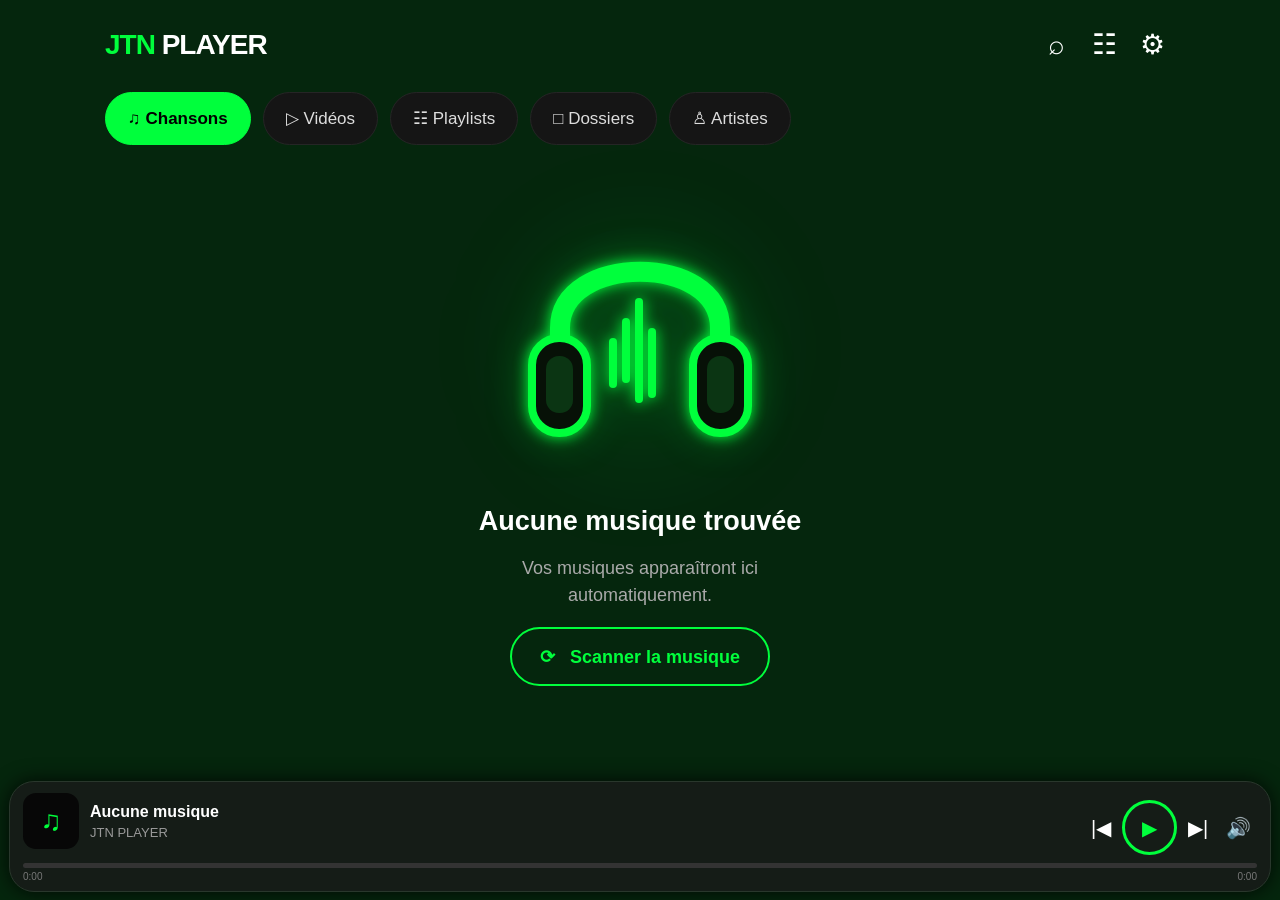
<file: index.html>
<!DOCTYPE html>
<html lang="fr">

<head>
    <meta charset="UTF-8">

    <meta
        name="viewport"
        content="width=device-width, initial-scale=1.0, maximum-scale=1.0, user-scalable=no"
    >

    <meta name="theme-color" content="#000000">

    <link rel="manifest" href="manifest.json">
    <link rel="icon" href="icon-192.png">
    <link rel="apple-touch-icon" href="icon-192.png">

    <title>JTN PLAYER</title>

    <link rel="stylesheet" href="style.css">
</head>

<body>

<div
    class="wallpaper-layer"
    id="wallpaperLayer"
></div>

<div class="app">

    <!-- HEADER -->
    <header class="header">

        <div class="logo">
            <span>JTN</span> PLAYER
        </div>

        <div class="header-buttons">

            <button
                class="header-btn"
                id="searchBtn"
                type="button"
                aria-label="Rechercher"
            >⌕</button>

            <button
                class="header-btn"
                id="sortBtn"
                type="button"
                aria-label="Trier"
            >☷</button>

            <button
                class="header-btn"
                id="settingsBtn"
                type="button"
                aria-label="Paramètres"
            >⚙</button>

        </div>

    </header>


    <!-- RECHERCHE -->
    <div
        class="search-container"
        id="searchContainer"
    >

        <input
            id="searchInput"
            type="search"
            placeholder="Rechercher une musique ou une vidéo..."
            autocomplete="off"
        >

    </div>


    <!-- ONGLETS -->
    <nav class="tabs">

        <button
            class="tab active"
            data-page="songs"
            type="button"
        >♫ Chansons</button>

        <button
            class="tab"
            data-page="videos"
            type="button"
        >▷ Vidéos</button>

        <button
            class="tab"
            data-page="playlists"
            type="button"
        >☷ Playlists</button>

        <button
            class="tab"
            data-page="folders"
            type="button"
        >□ Dossiers</button>

        <button
            class="tab"
            data-page="artists"
            type="button"
        >♙ Artistes</button>

    </nav>


    <!-- CONTENU -->
    <main id="content">

        <section
            class="empty-page"
            id="emptyPage"
        >

            <div class="headphone">

                <div class="glow"></div>

                <svg
                    viewBox="0 0 300 300"
                    aria-hidden="true"
                >

                    <path
                        d="M70 160V130C70 55 230 55 230 130V160"
                        fill="none"
                        stroke="#00ff3c"
                        stroke-width="20"
                        stroke-linecap="round"
                    />

                    <rect
                        x="42"
                        y="140"
                        width="55"
                        height="95"
                        rx="27"
                        fill="#071107"
                        stroke="#00ff3c"
                        stroke-width="8"
                    />

                    <rect
                        x="203"
                        y="140"
                        width="55"
                        height="95"
                        rx="27"
                        fill="#071107"
                        stroke="#00ff3c"
                        stroke-width="8"
                    />

                    <rect
                        x="56"
                        y="158"
                        width="27"
                        height="57"
                        rx="13"
                        fill="#0b3513"
                    />

                    <rect
                        x="217"
                        y="158"
                        width="27"
                        height="57"
                        rx="13"
                        fill="#0b3513"
                    />

                    <rect
                        x="119"
                        y="140"
                        width="8"
                        height="50"
                        rx="4"
                        fill="#00ff3c"
                    />

                    <rect
                        x="132"
                        y="120"
                        width="8"
                        height="65"
                        rx="4"
                        fill="#00ff3c"
                    />

                    <rect
                        x="145"
                        y="100"
                        width="8"
                        height="105"
                        rx="4"
                        fill="#00ff3c"
                    />

                    <rect
                        x="158"
                        y="130"
                        width="8"
                        height="70"
                        rx="4"
                        fill="#00ff3c"
                    />

                </svg>

            </div>


            <h1 id="emptyTitle">
                Aucune musique trouvée
            </h1>

            <p id="emptyText">
                Vos musiques apparaîtront ici<br>
                automatiquement.
            </p>

            <button
                class="scan-button"
                id="scanButton"
                type="button"
            >
                ⟳ &nbsp; Scanner la musique
            </button>

        </section>


        <section
            class="media-list"
            id="mediaList"
        ></section>

    </main>

</div>


<!-- SÉLECTION DE FICHIERS -->
<input
    id="fileInput"
    type="file"
    accept="audio/*,video/*"
    multiple
    webkitdirectory
    hidden
>


<!-- =====================================================
     LECTEUR VIDÉO
     ===================================================== -->

<div
    class="video-screen"
    id="videoScreen"
>

    <!-- BARRE DU HAUT -->
    <div class="video-top">

        <button
            id="videoClose"
            type="button"
            aria-label="Fermer"
        >←</button>


        <div class="video-logo">
            <span>JTN</span> PLAYER
        </div>


        <div class="video-top-actions">

            <button
                type="button"
                aria-label="Verrouiller"
            >🔒</button>

            <button
                type="button"
                aria-label="Rotation"
            >⟳</button>

            <button
                type="button"
                aria-label="Plus"
            >⋮</button>

        </div>

    </div>


    <!-- ZONE VIDÉO -->
    <div class="video-stage">

        <video
            id="videoPlayer"
            playsinline
            preload="metadata"
        ></video>


        <!-- PRÉCÉDENT -->
        <button
            class="video-side video-prev"
            id="videoBack"
            type="button"
            aria-label="Vidéo précédente"
        >
            ⏮
        </button>


        <!-- PLAY / PAUSE -->
        <button
            class="video-center-play"
            id="videoPlay"
            type="button"
            aria-label="Lecture"
        >
            ▶
        </button>


        <!-- SUIVANT -->
        <button
            class="video-side video-next"
            id="videoForward"
            type="button"
            aria-label="Vidéo suivante"
        >
            ⏭
        </button>

    </div>


    <!-- BARRE DE PROGRESSION -->
    <div class="video-progress">

        <span id="videoCurrentTime">
            00:00
        </span>


        <input
            id="videoProgress"
            type="range"
            min="0"
            max="100"
            value="0"
            step="0.1"
        >


        <span id="videoDuration">
            00:00
        </span>

    </div>


    <!-- INFORMATIONS VIDÉO -->
    <div class="video-info">

        <div>

            <div
                class="video-title"
                id="videoTitle"
            >
                Aucune vidéo
            </div>


            <div
                class="video-artist"
                id="videoArtist"
            >
                JTN PLAYER
            </div>

        </div>

    </div>


    <!-- ACTIONS -->
    <div class="video-actions">

        <button
            id="videoAudio"
            type="button"
        >
            🎧
            <small>Audio</small>
        </button>


        <button
            id="videoRotate"
            type="button"
        >
            📱
            <small>Rotation</small>
        </button>


        <button
            id="videoLock"
            type="button"
        >
            🔒
            <small>Verrouiller</small>
        </button>


        <button
            id="videoPlaylist"
            type="button"
        >
            ☷
            <small>Playlist</small>
        </button>


        <button
            id="videoFullscreen"
            type="button"
        >
            ⛶
            <small>Plus</small>
        </button>

    </div>


    <!-- À SUIVRE -->
    <div class="video-up-next">

        <div class="video-up-header">

            <span>
                À suivre
            </span>

            <span id="videoCount">
                1/1
            </span>

        </div>


        <div id="videoQueue"></div>

    </div>

</div>


<!-- =====================================================
     MINI PLAYER
     ===================================================== -->

<div
    class="mini-player"
    id="miniPlayer"
>

    <div class="mini-info">

        <div
            class="album-icon"
            id="miniCover"
        >
            ♫
        </div>


        <div class="track-info">

            <div
                class="track-title"
                id="trackTitle"
            >
                Aucune musique
            </div>

            <div
                class="track-artist"
                id="trackArtist"
            >
                JTN PLAYER
            </div>

        </div>

    </div>


    <div class="player-controls">

        <button
            id="previousButton"
            type="button"
        >
            |◀
        </button>


        <button
            class="main-play"
            id="playButton"
            type="button"
        >
            ▶
        </button>


        <button
            id="nextButton"
            type="button"
        >
            ▶|
        </button>


        <button
            id="muteButton"
            type="button"
        >
            🔊
        </button>

    </div>


    <div
        class="progress-container"
        id="miniProgressContainer"
    >

        <div
            class="progress-bar"
            id="progressBar"
        ></div>

    </div>


    <div class="time-row">

        <span id="currentTime">
            0:00
        </span>

        <span id="duration">
            0:00
        </span>

    </div>

</div>


<!-- =====================================================
     LECTEUR COMPLET : GRANDE PAGE
     ===================================================== -->

<div
    class="full-player"
    id="fullPlayer"
>

    <div class="full-player-top">

        <button
            id="closeFullPlayer"
            type="button"
            aria-label="Fermer le lecteur"
        >
            ⌄
        </button>


        <span>
            LECTEUR
        </span>


        <button
            id="fullMore"
            type="button"
            aria-label="Plus"
        >
            ⋮
        </button>

    </div>


    <div
        class="full-cover"
        id="fullCover"
    >
        🎵
    </div>


    <div class="full-title-row">

        <div>

            <h1 id="fullTitle">
                Aucune musique
            </h1>

            <p id="fullArtist">
                JTN PLAYER
            </p>

        </div>


        <button
            id="fullFavorite"
            type="button"
            aria-label="Favori"
        >
            ♡
        </button>

    </div>


    <div class="full-progress-area">

        <input
            type="range"
            id="fullProgress"
            min="0"
            max="100"
            value="0"
            step="0.1"
        >


        <div class="full-time">

            <span id="fullCurrentTime">
                0:00
            </span>

            <span id="fullDuration">
                0:00
            </span>

        </div>

    </div>


    <div class="full-main-controls">

        <button
            id="shuffleButton"
            type="button"
        >
            🔀
        </button>


        <button
            id="fullPrevious"
            type="button"
        >
            ⏮
        </button>


        <button
            class="full-play"
            id="fullPlay"
            type="button"
        >
            ▶
        </button>


        <button
            id="fullNext"
            type="button"
        >
            ⏭
        </button>


        <button
            id="repeatButton"
            type="button"
        >
            🔁
        </button>

    </div>


    <div class="extra-controls">

        <button
            id="equalizerButton"
            type="button"
        >
            🎚️
            <small>Égaliseur</small>
        </button>


        <button
            id="lyricsButton"
            type="button"
        >
            💬
            <small>Paroles</small>
        </button>


        <button
            id="timerButton"
            type="button"
        >
            ⏱️
            <small>Minuteur</small>
        </button>

    </div>


    <div class="queue">

        <h2>
            File d'attente
        </h2>

        <div id="queueList"></div>

    </div>

</div>


<!-- MENU TRI -->
<div
    class="sort-menu"
    id="sortMenu"
>

    <button
        data-sort="az"
        type="button"
    >
        A → Z
    </button>

    <button
        data-sort="za"
        type="button"
    >
        Z → A
    </button>

    <button
        data-sort="new"
        type="button"
    >
        Plus récent
    </button>

</div>


<!-- MESSAGE -->
<div
    class="toast"
    id="toast"
></div>


<!-- AUDIO -->
<audio
    id="audioPlayer"
    preload="metadata"
></audio>


<script src="app.js"></script>

</body>
</html>
</file>
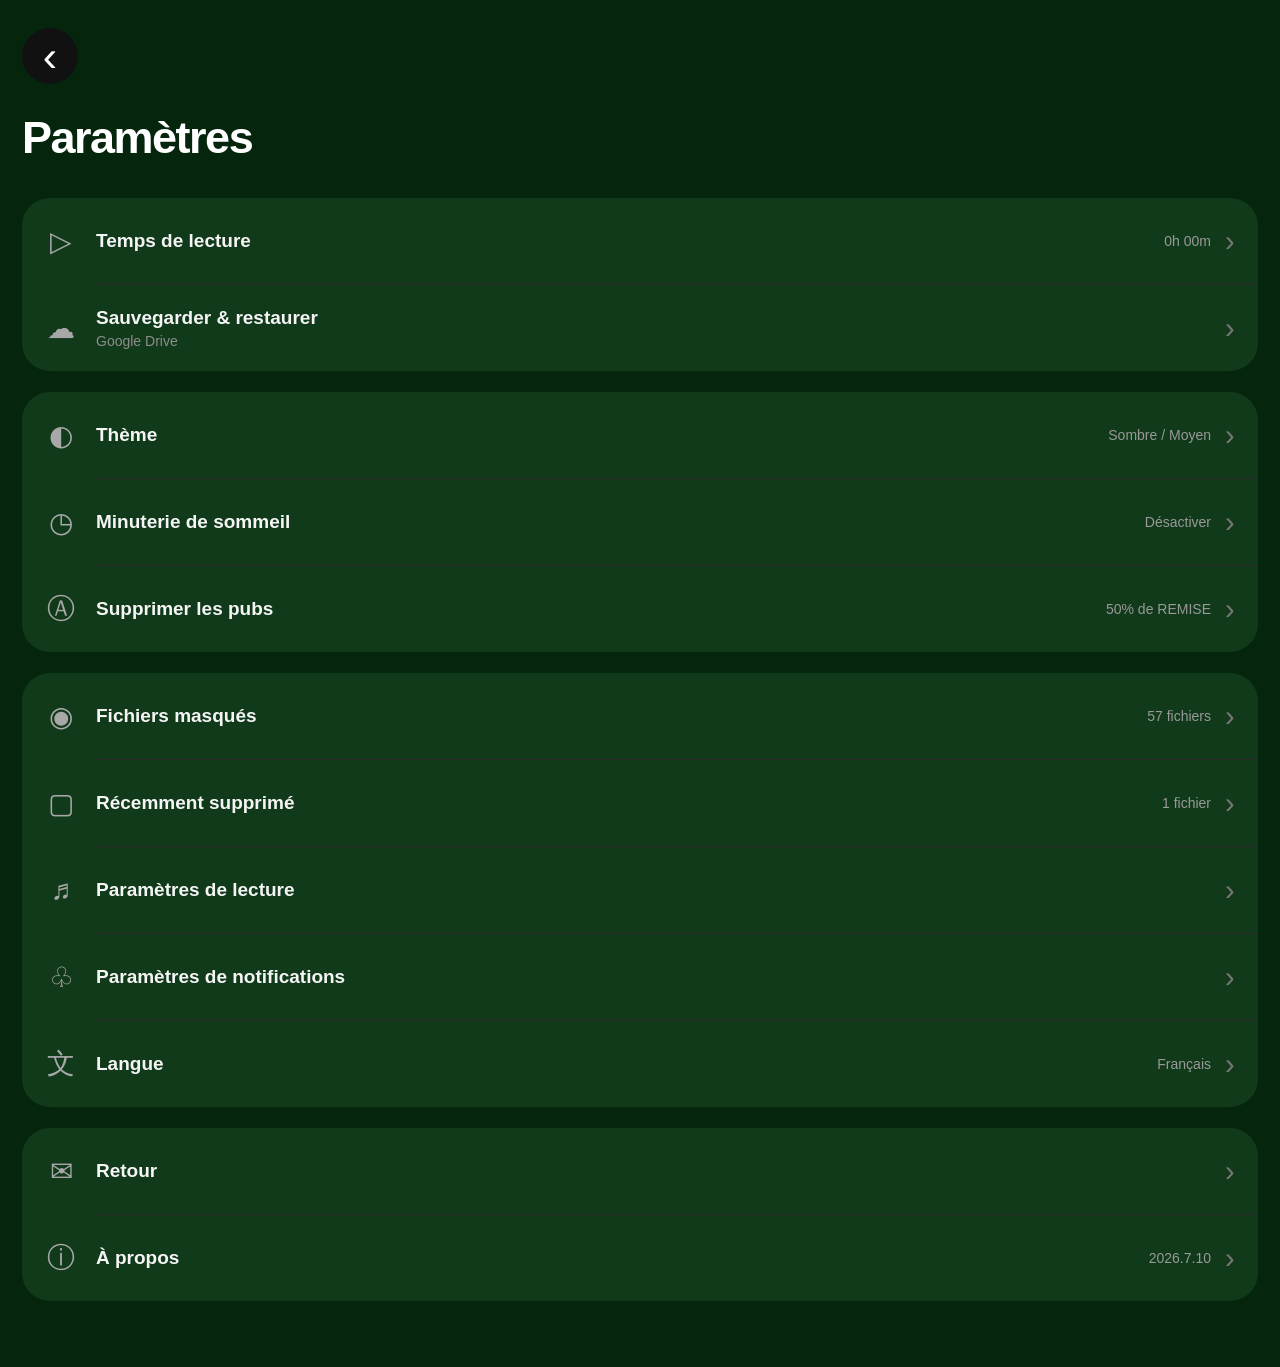
<file: settings.html>
<!DOCTYPE html>
<html lang="fr">
<head>
    <meta charset="UTF-8">
    <meta name="viewport" content="width=device-width, initial-scale=1.0">
    <meta name="theme-color" content="#080808">
    <title>Paramètres — JTN PLAYER</title>
    <link rel="stylesheet" href="settings.css">
</head>

<body>

<header class="topbar">
    <button class="back-btn" id="backBtn" type="button">‹</button>
    <h1>Paramètres</h1>
</header>

<main class="settings">

    <section class="card">

        <button class="setting-row" data-page="playtime">
            <span class="icon">▷</span>
            <span class="text">
                <strong>Temps de lecture</strong>
            </span>
            <span class="value" id="playtimeValue">0h 00m</span>
            <span class="arrow">›</span>
        </button>

        <div class="line"></div>

        <button class="setting-row" data-page="backup">
            <span class="icon">☁</span>
            <span class="text">
                <strong>Sauvegarder &amp; restaurer</strong>
                <small>Google Drive</small>
            </span>
            <span class="arrow">›</span>
        </button>

    </section>


    <section class="card">

        <button class="setting-row" data-page="theme">
            <span class="icon">◐</span>
            <span class="text">
                <strong>Thème</strong>
            </span>
            <span class="value" id="themeValue">
                Classique / Moyen
            </span>
            <span class="arrow">›</span>
        </button>

        <div class="line"></div>

        <button class="setting-row" data-page="sleep">
            <span class="icon">◷</span>
            <span class="text">
                <strong>Minuterie de sommeil</strong>
            </span>
            <span class="value" id="sleepValue">
                Désactiver
            </span>
            <span class="arrow">›</span>
        </button>

        <div class="line"></div>

        <button class="setting-row" data-page="ads">
            <span class="icon">Ⓐ</span>
            <span class="text">
                <strong>Supprimer les pubs</strong>
            </span>
            <span class="value" id="adsValue">
                50% de REMISE
            </span>
            <span class="arrow">›</span>
        </button>

    </section>


    <section class="card">

        <button class="setting-row" data-page="hidden">
            <span class="icon">◉</span>
            <span class="text">
                <strong>Fichiers masqués</strong>
            </span>
            <span class="value">57 fichiers</span>
            <span class="arrow">›</span>
        </button>

        <div class="line"></div>

        <button class="setting-row" data-page="deleted">
            <span class="icon">▢</span>
            <span class="text">
                <strong>Récemment supprimé</strong>
            </span>
            <span class="value">1 fichier</span>
            <span class="arrow">›</span>
        </button>

        <div class="line"></div>

        <button class="setting-row" data-page="playback">
            <span class="icon">♬</span>
            <span class="text">
                <strong>Paramètres de lecture</strong>
            </span>
            <span class="arrow">›</span>
        </button>

        <div class="line"></div>

        <button class="setting-row" data-page="notifications">
            <span class="icon">♧</span>
            <span class="text">
                <strong>Paramètres de notifications</strong>
            </span>
            <span class="arrow">›</span>
        </button>

        <div class="line"></div>

        <button class="setting-row" data-page="language">
            <span class="icon">文</span>
            <span class="text">
                <strong>Langue</strong>
            </span>
            <span class="value" id="languageValue">
                Français
            </span>
            <span class="arrow">›</span>
        </button>

    </section>


    <section class="card">

        <button class="setting-row" data-page="feedback">
            <span class="icon">✉</span>
            <span class="text">
                <strong>Retour</strong>
            </span>
            <span class="arrow">›</span>
        </button>

        <div class="line"></div>

        <button class="setting-row" data-page="about">
            <span class="icon">ⓘ</span>
            <span class="text">
                <strong>À propos</strong>
            </span>
            <span class="value">2026.7.10</span>
            <span class="arrow">›</span>
        </button>

    </section>

</main>


<div class="subpage" id="subpage">

    <header class="sub-header">
        <button class="back-btn" id="subBackBtn" type="button">‹</button>
        <h1 id="subTitle">Paramètres</h1>
    </header>

    <main class="sub-content" id="subContent"></main>

</div>


<div class="toast" id="toast"></div>

<script src="settings.js"></script>

</body>
</html>
</file>
<file: style.css>
* {
    box-sizing: border-box;
    -webkit-tap-highlight-color: transparent;
}

:root {
    --accent: #00ff3c;
}

html,
body {
    margin: 0;
    padding: 0;
    min-height: 100%;
    background: color-mix(in srgb, var(--accent) 13%, #060606);
    color: #fff;
    font-family: Arial, Helvetica, sans-serif;
    transition: background .35s ease, color .35s ease;
}

body {
    padding-bottom: 125px;
    overflow-x: hidden;
}

body.player-open {
    overflow: hidden;
}

:root {
    --green: var(--accent, #00ff3c);
    --green-dark: #071107;
    --card: #151515;
    --border: #292929;
    --gray: #999;
}


/* =========================================================
   APP
   ========================================================= */

.app {
    width: 100%;
    max-width: 1100px;
    margin: auto;
    padding: 22px 15px 30px;
}


/* =========================================================
   HEADER
   ========================================================= */

.header {
    display: flex;
    align-items: center;
    justify-content: space-between;
    margin-bottom: 25px;
}

.logo {
    font-size: 28px;
    font-weight: 800;
    letter-spacing: -1px;
}

.logo span {
    color: var(--green);
}

.header-buttons {
    display: flex;
    align-items: center;
    gap: 3px;
}

.header-btn {
    width: 45px;
    height: 45px;
    border: 0;
    background: transparent;
    color: #fff;
    font-size: 28px;
    border-radius: 50%;
    cursor: pointer;
}

.header-btn:active {
    background: #1a1a1a;
    transform: scale(.86);
}


/* =========================================================
   RECHERCHE
   ========================================================= */

.search-container {
    display: none;
    margin-bottom: 18px;
}

.search-container.show {
    display: block;
}

.search-container input {
    width: 100%;
    height: 50px;
    background: #151515;
    border: 1px solid #333;
    border-radius: 27px;
    padding: 0 18px;
    color: white;
    font-size: 16px;
    outline: none;
}

.search-container input:focus {
    border-color: var(--green);
}


/* =========================================================
   ONGLETS
   ========================================================= */

.tabs {
    display: flex;
    gap: 12px;
    overflow-x: auto;
    scrollbar-width: none;
    margin-bottom: 25px;
    padding-bottom: 3px;
}

.tabs::-webkit-scrollbar {
    display: none;
}

.tab {
    height: 53px;
    padding: 0 22px;
    border-radius: 28px;
    border: 1px solid #252525;
    background: #151515;
    color: #ddd;
    font-size: 17px;
    white-space: nowrap;
    cursor: pointer;
    transition: .2s;
}

.tab:active {
    transform: scale(.95);
}

.tab.active {
    background: var(--green);
    color: #000;
    border-color: var(--green);
    font-weight: bold;
}


/* =========================================================
   PAGE VIDE
   ========================================================= */

.empty-page {
    text-align: center;
    padding-top: 25px;
}

.headphone {
    position: relative;
    width: 300px;
    height: 300px;
    margin: auto;
    display: flex;
    align-items: center;
    justify-content: center;
}

.headphone svg {
    width: 100%;
    height: 100%;
    position: relative;
    z-index: 2;
    filter:
        drop-shadow(0 0 7px var(--green))
        drop-shadow(0 0 18px rgba(0,255,60,.25));
}

.glow {
    position: absolute;
    width: 230px;
    height: 230px;
    border-radius: 50%;
    background: rgba(0,255,60,.08);
    filter: blur(50px);
}

.empty-page h1 {
    font-size: 27px;
    margin: 8px 0;
}

.empty-page p {
    color: #aaa;
    font-size: 18px;
    line-height: 1.5;
}

.scan-button {
    height: 59px;
    padding: 0 28px;
    border-radius: 30px;
    border: 2px solid var(--green);
    background: transparent;
    color: var(--green);
    font-size: 18px;
    font-weight: bold;
    cursor: pointer;
}

.scan-button:active {
    background: var(--green);
    color: #000;
    transform: scale(.96);
}


/* =========================================================
   LISTE DES MÉDIAS
   ========================================================= */

.media-list {
    display: none;
}

.media-list.show {
    display: block;
}

.media-item {
    display: flex;
    align-items: center;
    gap: 12px;
    width: 100%;
    min-height: 76px;
    margin-bottom: 9px;
    padding: 10px;
    background: #121212;
    border: 1px solid #252525;
    border-radius: 16px;
    cursor: pointer;
}

.media-item:active {
    background: #202020;
    transform: scale(.985);
}

.media-cover {
    width: 54px;
    height: 54px;
    flex-shrink: 0;
    display: grid;
    place-items: center;
    background: #080808;
    border-radius: 13px;
    color: var(--green);
    font-size: 26px;
    overflow: hidden;
}

.cover-img {
    width: 100%;
    height: 100%;
    object-fit: cover;
    border-radius: inherit;
    display: block;
}

.media-info {
    flex: 1;
    min-width: 0;
}

.media-name {
    font-weight: bold;
    white-space: nowrap;
    overflow: hidden;
    text-overflow: ellipsis;
}

.media-type {
    color: #888;
    font-size: 13px;
    margin-top: 5px;
}

.favorite {
    width: 40px;
    height: 40px;
    border: 0;
    background: transparent;
    color: #777;
    font-size: 24px;
    cursor: pointer;
}

.favorite.active {
    color: var(--green);
}


/* =========================================================
   MINI PLAYER
   ========================================================= */

.mini-player {
    position: fixed;
    z-index: 50;
    left: 9px;
    right: 9px;
    bottom: 8px;
    padding: 11px 13px 9px;
    border-radius: 25px;
    background: #151c17;
    border: 1px solid #29372c;
    box-shadow: 0 0 20px rgba(0,0,0,.8);
    cursor: pointer;
}

.mini-info {
    display: flex;
    align-items: center;
    gap: 11px;
}

.album-icon {
    width: 56px;
    height: 56px;
    display: grid;
    place-items: center;
    border-radius: 13px;
    background: #070707;
    color: var(--green);
    font-size: 28px;
    overflow: hidden;
}

.track-info {
    min-width: 0;
    flex: 1;
}

.track-title {
    font-weight: bold;
    white-space: nowrap;
    overflow: hidden;
    text-overflow: ellipsis;
}

.track-artist {
    color: #999;
    font-size: 13px;
    margin-top: 4px;
}

.player-controls {
    display: flex;
    align-items: center;
    justify-content: flex-end;
    gap: 2px;
    margin-top: -49px;
}

.player-controls button {
    width: 38px;
    height: 45px;
    border: 0;
    background: transparent;
    color: #fff;
    font-size: 20px;
    border-radius: 50%;
    cursor: pointer;
}

.player-controls .main-play {
    width: 55px;
    height: 55px;
    border-radius: 50%;
    border: 3px solid var(--green);
    color: var(--green);
}

.progress-container {
    width: 100%;
    height: 5px;
    margin-top: 8px;
    background: #333;
    border-radius: 5px;
    overflow: hidden;
}

.progress-bar {
    width: 0%;
    height: 100%;
    background: var(--green);
}

.time-row {
    display: flex;
    justify-content: space-between;
    color: #777;
    font-size: 10px;
    margin-top: 3px;
}


/* =========================================================
   LECTEUR COMPLET — PLEIN ÉCRAN
   ========================================================= */

.full-player {
    position: fixed;
    inset: 0;
    width: 100vw;
    height: 100vh;
    height: 100dvh;

    z-index: 1000;

    background:
        radial-gradient(
            circle at top,
            #102117 0%,
            #071008 35%,
            #030403 72%,
            #000 100%
        );

    overflow-y: auto;
    overflow-x: hidden;

    padding:
        max(18px, env(safe-area-inset-top))
        20px
        max(40px, env(safe-area-inset-bottom));

    transform: translateY(100%);
    visibility: hidden;
    opacity: 0;

    transition:
        transform .35s ease,
        opacity .25s ease,
        visibility .35s;

    overscroll-behavior: contain;
}

.full-player.open {
    transform: translateY(0);
    visibility: visible;
    opacity: 1;
}


/* =========================================================
   HAUT DU LECTEUR
   ========================================================= */

.full-player-top {
    width: 100%;

    height: 34px;

    display: flex;
    align-items: center;
    justify-content: center;
}

.full-player-top button {
    width: 44px;
    height: 5px;

    padding: 0;
    border: 0;
    border-radius: 10px;

    background: #3a3a3a;

    cursor: pointer;
}

.full-player-top button:active {
    background: #555;
    transform: scaleX(1.1);
}


/* =========================================================
   GRANDE POCHETTE
   ========================================================= */

.full-cover {
    width: min(88vw, 420px);
    aspect-ratio: 1;

    margin:
        clamp(15px, 4vh, 35px)
        auto
        clamp(22px, 4vh, 35px);

    border-radius: 28px;

    background:
        linear-gradient(
            145deg,
            #1b2b20,
            #0b130d 45%,
            #030503
        );

    border: 1px solid #26352a;

    display: grid;
    place-items: center;

    color: var(--green);

    font-size: clamp(80px, 18vw, 115px);

    box-shadow:
        0 25px 60px rgba(0,0,0,.7),
        0 0 50px rgba(0,255,60,.08);

    overflow: hidden;
}


/* =========================================================
   TITRE
   ========================================================= */

.full-title-row {
    width: 100%;
    max-width: 600px;

    margin: auto;

    display: flex;
    align-items: center;
    justify-content: space-between;

    gap: 15px;
}

.full-title-row > div {
    min-width: 0;
    flex: 1;
}

.full-title-row h1 {
    margin: 0;

    font-size: clamp(20px, 5.2vw, 27px);
    font-weight: 800;
    line-height: 1.25;

    color: var(--accent);

    display: -webkit-box;
    -webkit-line-clamp: 2;
    -webkit-box-orient: vertical;

    overflow: hidden;
}

.full-title-row p {
    margin: 8px 0 0;

    color: #888;

    font-size: 15px;
}

.full-title-actions {
    flex-shrink: 0;

    display: flex;
    align-items: center;
    gap: 4px;
}

#fullFavorite,
#fullMore {
    width: 44px;
    height: 44px;

    border: 0;
    background: transparent;

    color: #999;

    font-size: 26px;

    cursor: pointer;
}

#fullFavorite.active {
    color: var(--accent);
}


/* =========================================================
   PROGRESSION
   ========================================================= */

.full-progress-area {
    width: 100%;
    max-width: 600px;

    margin: 30px auto 0;
}

#fullProgress {
    width: 100%;
    height: 5px;

    margin: 0;

    appearance: none;
    -webkit-appearance: none;

    background: #353535;

    border-radius: 10px;

    outline: none;

    cursor: pointer;
}

#fullProgress::-webkit-slider-thumb {
    appearance: none;
    -webkit-appearance: none;

    width: 15px;
    height: 15px;

    border-radius: 50%;

    background: var(--green);

    box-shadow: 0 0 8px rgba(0,255,60,.5);
}

#fullProgress::-moz-range-thumb {
    width: 15px;
    height: 15px;

    border: 0;
    border-radius: 50%;

    background: var(--green);
}

.full-time {
    display: flex;
    justify-content: space-between;

    margin-top: 8px;

    color: #777;

    font-size: 12px;
}


/* =========================================================
   COMMANDES PRINCIPALES
   ========================================================= */

.full-main-controls {
    width: 100%;
    max-width: 600px;

    margin: 30px auto 0;

    display: flex;
    align-items: center;
    justify-content: center;

    gap: 46px;
}

.full-main-controls button {
    width: 60px;
    height: 60px;

    border: 0;
    background: transparent;

    color: var(--accent);

    font-size: 34px;

    border-radius: 50%;

    cursor: pointer;
}

.full-main-controls button:active {
    transform: scale(.88);
}

.full-main-controls .full-play {
    width: 86px;
    height: 86px;

    border-radius: 50%;

    background: var(--accent);

    color: #000;

    font-size: 34px;

    box-shadow:
        0 0 26px color-mix(in srgb, var(--accent) 45%, transparent);
}

.full-main-controls .full-play:active {
    transform: scale(.92);
}


/* =========================================================
   COMMANDES SUPPLÉMENTAIRES
   ========================================================= */

.extra-controls {
    width: 100%;
    max-width: 600px;

    margin: 30px auto 0;

    display: flex;
    align-items: center;
    justify-content: space-between;

    padding: 4px 4px;
}

.extra-controls button {
    border: 0;
    background: transparent;

    color: #999;

    font-size: 20px;

    cursor: pointer;

    display: flex;
    align-items: center;
    justify-content: center;
}

.extra-controls button:active {
    transform: scale(.9);
}

.extra-controls .lyrics-pill {
    flex-shrink: 0;

    padding: 12px 26px;

    border-radius: 30px;

    background: #1c1c1c;
    color: #ddd;

    font-size: 15px;
    font-weight: 600;

    white-space: nowrap;
}

.extra-controls button.active {
    color: var(--accent);
}


/* =========================================================
   FILE D'ATTENTE
   ========================================================= */

.queue {
    width: 100%;
    max-width: 600px;

    margin: 30px auto 0;
}

.queue h2 {
    margin: 0 0 15px;

    font-size: 18px;
}

.queue-item {
    display: flex;
    align-items: center;

    gap: 12px;

    padding: 10px;

    margin-bottom: 8px;

    background: #0e110f;

    border: 1px solid #202620;

    border-radius: 13px;
}

.queue-cover {
    width: 45px;
    height: 45px;
    flex-shrink: 0;

    display: grid;
    place-items: center;

    border-radius: 10px;

    background: #050705;

    color: var(--green);

    font-size: 20px;

    overflow: hidden;
}

.queue-info {
    min-width: 0;
    flex: 1;
}

.queue-title {
    white-space: nowrap;
    overflow: hidden;
    text-overflow: ellipsis;

    font-size: 14px;
    font-weight: bold;
}

.queue-type {
    margin-top: 4px;

    color: #777;

    font-size: 11px;
}


/* =========================================================
   LECTEUR VIDÉO — PLEIN ÉCRAN
   ========================================================= */

.video-screen {
    position: fixed;

    inset: 0;

    width: 100vw;
    height: 100vh;
    height: 100dvh;

    z-index: 1100;

    background: #000;
    color: #fff;

    display: flex;
    flex-direction: column;

    overflow-y: auto;
    overflow-x: hidden;

    transform: translateY(100%);
    visibility: hidden;
    opacity: 0;

    transition:
        transform .35s ease,
        opacity .25s ease,
        visibility .35s;
}

.video-screen.open {
    transform: translateY(0);
    visibility: visible;
    opacity: 1;
}


/* BARRE DU HAUT */

.video-top {
    display: flex;
    align-items: center;
    justify-content: space-between;

    padding: max(16px, env(safe-area-inset-top)) 16px 14px;

    border-bottom: 1px solid #1c1c1c;
}

.video-top #videoClose {
    width: 36px;
    height: 36px;

    border: 0;
    background: transparent;
    color: #fff;

    font-size: 24px;

    cursor: pointer;
}

.video-logo {
    font-size: 20px;
    font-weight: 800;
    letter-spacing: -.5px;
}

.video-logo span {
    color: var(--green);
}

.video-top-actions {
    display: flex;
    gap: 18px;
}

.video-top-actions button {
    border: 0;
    background: transparent;
    color: var(--green);
    font-size: 20px;
    cursor: pointer;
}

.speed-icon-btn {
    position: relative;

    width: 32px;
    height: 32px;

    display: flex;
    align-items: center;
    justify-content: center;

    border: 0;
    background: transparent;

    color: var(--green);

    cursor: pointer;
}

.speed-icon-ring {
    position: absolute;
    inset: 0;

    width: 100%;
    height: 100%;
}

.speed-icon-label {
    position: relative;

    z-index: 1;

    font-size: 10px;
    font-weight: 800;
}


/* ZONE VIDÉO */

.video-stage {
    position: relative;

    width: 100%;
    aspect-ratio: 16 / 9;

    min-height: 220px;

    background: #000;

    display: flex;
    align-items: center;
    justify-content: center;

    overflow: hidden;
}

.video-stage video {
    width: 100%;
    height: 100%;

    object-fit: contain;

    background: #000;
}


/* LOGO JTN — MODE AUDIO SEUL */

.video-audio-brand {
    position: absolute;
    inset: 0;

    display: none;

    align-items: center;
    justify-content: center;
    flex-direction: column;

    pointer-events: none;

    background: #000;
}

.video-screen.audio-only .video-audio-brand {
    display: flex;
}

.video-screen.audio-only .video-stage video {
    opacity: 0;
}

.video-audio-brand .brand-jtn {
    font-size: 68px;
    font-weight: 900;
    letter-spacing: 2px;

    color: var(--green);

    text-shadow:
        0 0 14px var(--green),
        0 0 34px var(--green);
}

.video-audio-brand .brand-player {
    margin-top: -8px;

    font-size: 22px;
    font-weight: 700;
    letter-spacing: 10px;

    color: #6b6b6b;
}


/* CONTRÔLES CENTRAUX */

.video-side,
.video-center-play {
    position: absolute;
    top: 50%;

    transform: translateY(-50%);

    z-index: 3;

    border: 0;
    border-radius: 50%;

    background: rgba(10, 10, 10, .55);
    color: #fff;

    cursor: pointer;
}

.video-side {
    width: 54px;
    height: 54px;
    font-size: 22px;
}

.video-prev { left: 18px; }
.video-next { right: 18px; }

.video-center-play {
    left: 50%;
    transform: translate(-50%, -50%);

    width: 78px;
    height: 78px;

    font-size: 28px;
}


/* BARRE DE PROGRESSION */

.video-progress {
    display: flex;
    align-items: center;
    gap: 10px;

    padding: 14px 16px 6px;

    font-size: 13px;
    color: #aaa;
}

.video-progress input[type="range"] {
    flex: 1;

    accent-color: var(--green);
}


/* INFOS */

.video-info {
    padding: 6px 16px 14px;
}

.video-title {
    font-size: 17px;
    font-weight: 700;

    overflow: hidden;
    text-overflow: ellipsis;
    white-space: nowrap;
}

.video-artist {
    margin-top: 3px;

    font-size: 14px;
    color: var(--green);
}


/* ACTIONS */

.video-actions {
    display: flex;
    justify-content: space-between;

    padding: 8px 16px 20px;

    border-bottom: 1px solid #1c1c1c;
}

.video-actions button {
    display: flex;
    flex-direction: column;
    align-items: center;
    gap: 8px;

    border: 0;
    background: transparent;
    color: var(--green);

    font-size: 20px;

    cursor: pointer;
}

.video-actions button small {
    font-size: 12px;
    font-weight: 600;
    color: #ccc;
}

.video-screen.locked .video-actions button#videoLock {
    color: #ff5050;
}


/* À SUIVRE */

.video-up-next {
    flex: 1;

    padding: 16px 16px 30px;
}

.video-up-header {
    display: flex;
    justify-content: space-between;
    align-items: center;

    margin-bottom: 14px;

    font-size: 16px;
    font-weight: 700;
}

.video-up-header #videoCount {
    color: var(--green);
    font-weight: 700;
}

.queue-video-brand {
    font-size: 8px;
    font-weight: 700;
    color: var(--green);
    text-align: center;
    line-height: 1.3;
}

.queue-video-brand b {
    display: block;
    font-size: 12px;
}

.queue-duration {
    position: absolute;
    right: 4px;
    bottom: 4px;

    padding: 1px 5px;

    border-radius: 4px;

    background: rgba(0,0,0,.7);

    font-size: 10px;
    color: #fff;
}

.video-up-next .queue-cover {
    position: relative;
}

.video-up-next .queue-item.active {
    background: rgba(0,255,60,.08);
    border-color: var(--green);
}


/* VERROUILLAGE */

.video-screen.locked .video-top,
.video-screen.locked .video-side,
.video-screen.locked .video-progress,
.video-screen.locked .video-info,
.video-screen.locked .video-up-next,
.video-screen.locked .video-actions button:not(#videoLock) {
    pointer-events: none;
    opacity: .25;
}

.video-screen.locked .video-center-play {
    pointer-events: none;
    opacity: .25;
}

/* Le bouton de déverrouillage reste toujours actif et visible */
.video-screen.locked #videoLockTop {
    pointer-events: auto;
    opacity: 1;
    color: #ff5050;
}


/* ROTATION (simule le mode paysage) */

.video-screen.rotated .video-stage {
    aspect-ratio: auto;
    height: 100vw;

    transform: rotate(90deg);
    transform-origin: center;
}


/* =========================================================
   PLEIN ÉCRAN RÉEL — LA VIDÉO REMPLIT TOUT LE TÉLÉPHONE
   ========================================================= */

.video-screen.fullscreen-mode {
    overflow: hidden;
}

.video-screen.fullscreen-mode .video-stage {
    position: fixed;
    inset: 0;

    z-index: 10;

    width: 100vw;
    height: 100vh;
    height: 100dvh;

    aspect-ratio: unset;

    min-height: 0;
}


/* En plein écran, la file d'attente et les
   infos passent derrière la vidéo — inutiles
   tant qu'on ne quitte pas ce mode. */

.video-screen.fullscreen-mode .video-progress,
.video-screen.fullscreen-mode .video-info,
.video-screen.fullscreen-mode .video-up-next {
    display: none;
}


/* La barre du haut et les actions du bas
   deviennent des bandeaux flottants
   au-dessus de la vidéo plein écran. */

.video-screen.fullscreen-mode .video-top {
    position: fixed;
    top: 0;
    left: 0;
    right: 0;

    z-index: 20;

    padding-top: max(14px, env(safe-area-inset-top));

    background: linear-gradient(
        rgba(0,0,0,.65),
        transparent
    );

    border-bottom: 0;
}

.video-screen.fullscreen-mode .video-actions {
    position: fixed;
    left: 0;
    right: 0;
    bottom: 0;

    z-index: 20;

    padding-bottom: max(16px, env(safe-area-inset-bottom));

    background: linear-gradient(
        transparent,
        rgba(0,0,0,.65)
    );

    border-bottom: 0;
}


/* Les boutons ne s'affichent que sur un tap
   (classe "show-controls"), puis se masquent
   automatiquement après quelques secondes. */

.video-screen.fullscreen-mode .video-top,
.video-screen.fullscreen-mode .video-actions,
.video-screen.fullscreen-mode .video-side,
.video-screen.fullscreen-mode .video-center-play {
    opacity: 0;
    pointer-events: none;

    transition: opacity .25s ease;
}

.video-screen.fullscreen-mode.show-controls .video-top,
.video-screen.fullscreen-mode.show-controls .video-actions,
.video-screen.fullscreen-mode.show-controls .video-side,
.video-screen.fullscreen-mode.show-controls .video-center-play {
    opacity: 1;
    pointer-events: auto;
}

.video-screen.fullscreen-mode .video-stage {
    cursor: pointer;
}


/* Rotation combinée au plein écran : on fait
   pivoter tout l'écran pour simuler le mode
   paysage, même si le téléphone reste en
   position verticale. */

.video-screen.fullscreen-mode.rotated {
    width: 100vh;
    height: 100vw;

    position: fixed;
    top: 50%;
    left: 50%;

    transform: translate(-50%, -50%) rotate(90deg);
}

.video-screen.fullscreen-mode.rotated .video-stage {
    width: 100vh;
    height: 100vw;

    transform: none;
}


/* FILE D'ATTENTE — SURBRILLANCE MOBILE */

.video-screen.show-queue .video-up-next {
    outline: 2px solid var(--green);
    outline-offset: -2px;
    border-radius: 12px;
}


/* =========================================================
   PARAMÈTRES
   ========================================================= */

.modal {
    position: fixed;

    inset: 0;

    z-index: 2000;

    display: none;

    align-items: center;
    justify-content: center;

    padding: 20px;

    background: rgba(0,0,0,.75);
}

.modal.open {
    display: flex;
}

.modal-box {
    width: 100%;
    max-width: 430px;

    padding: 22px;

    border-radius: 24px;

    background: #111;

    border: 1px solid #292929;

    box-shadow:
        0 20px 60px rgba(0,0,0,.8);
}

.modal-box h2 {
    margin: 0 0 18px;

    font-size: 22px;
}

.setting-item {
    width: 100%;

    min-height: 55px;

    margin-bottom: 8px;

    padding: 0 16px;

    border: 1px solid #252525;

    border-radius: 14px;

    background: #181818;

    color: #fff;

    text-align: left;

    font-size: 16px;

    cursor: pointer;
}

.setting-item:active {
    background: #222;
}

.close-modal {
    width: 100%;

    height: 52px;

    margin-top: 10px;

    border: 1px solid var(--green);

    border-radius: 26px;

    background: transparent;

    color: var(--green);

    font-size: 16px;

    font-weight: bold;

    cursor: pointer;
}


/* =========================================================
   MENU TRI
   ========================================================= */

.sort-menu {
    position: fixed;

    z-index: 300;

    top: 75px;
    right: 15px;

    width: 180px;

    display: none;

    padding: 7px;

    border-radius: 15px;

    background: #161616;

    border: 1px solid #2b2b2b;

    box-shadow: 0 15px 40px rgba(0,0,0,.7);
}

.sort-menu.open {
    display: block;
}

.sort-menu button {
    width: 100%;

    height: 45px;

    border: 0;

    border-radius: 10px;

    background: transparent;

    color: #fff;

    text-align: left;

    padding: 0 13px;

    font-size: 15px;

    cursor: pointer;
}

.sort-menu button:active {
    background: #222;
}


/* MENU "PLUS" — MUSIQUE / VIDÉO */

.item-menu-overlay {
    position: fixed;
    inset: 0;

    z-index: 1500;

    display: flex;

    align-items: flex-end;
    justify-content: center;

    background: rgba(0,0,0,0);

    visibility: hidden;
    pointer-events: none;

    transition:
        background .25s ease,
        visibility .25s;
}

.item-menu-overlay.open {
    visibility: visible;
    pointer-events: auto;

    background: rgba(0,0,0,.55);
}

.item-menu {
    width: 100%;
    max-width: 500px;

    padding: 10px 14px
        max(14px, env(safe-area-inset-bottom));

    border-radius: 22px 22px 0 0;

    background: #161616;

    box-shadow: 0 -10px 40px rgba(0,0,0,.6);

    transform: translateY(100%);

    transition: transform .32s ease;
}

.item-menu-overlay.open .item-menu {
    transform: translateY(0);
}

.item-menu-title {
    padding: 14px 10px 10px;

    color: #888;

    font-size: 13px;

    white-space: nowrap;
    overflow: hidden;
    text-overflow: ellipsis;

    border-bottom: 1px solid #262626;

    margin-bottom: 6px;
}

.item-menu button {
    width: 100%;
    height: 52px;

    border: 0;
    border-radius: 12px;

    background: transparent;
    color: #fff;

    text-align: left;
    padding: 0 14px;

    font-size: 15px;

    cursor: pointer;
}

.item-menu button:active {
    background: #232323;
}

.item-menu #itemMenuDelete {
    color: #ff5c5c;
}

.item-menu #itemMenuCancel {
    margin-top: 6px;

    text-align: center;
    font-weight: 700;
    color: #999;

    border-top: 1px solid #262626;
    border-radius: 0;
}

.item-menu #itemMenuFavorite.active {
    color: var(--accent);
}


/* =========================================================
   TOAST
   ========================================================= */

.toast {
    position: fixed;

    z-index: 3000;

    left: 50%;

    bottom: 145px;

    transform:
        translateX(-50%)
        translateY(20px);

    min-width: 180px;

    max-width: calc(100vw - 40px);

    padding: 13px 18px;

    border-radius: 25px;

    background: #1c1c1c;

    border: 1px solid #333;

    color: #fff;

    text-align: center;

    font-size: 14px;

    opacity: 0;

    pointer-events: none;

    transition: .25s ease;
}

.toast.show {
    opacity: 1;

    transform:
        translateX(-50%)
        translateY(0);
}


/* =========================================================
   RESPONSIVE MOBILE
   ========================================================= */

@media (max-width: 600px) {

    .app {
        padding-left: 12px;
        padding-right: 12px;
    }

    .logo {
        font-size: 25px;
    }

    .header-btn {
        width: 42px;
        height: 42px;
        font-size: 25px;
    }

    .tab {
        height: 49px;
        padding: 0 18px;
        font-size: 15px;
    }

    .headphone {
        width: 260px;
        height: 260px;
    }

    .empty-page h1 {
        font-size: 23px;
    }

    .empty-page p {
        font-size: 16px;
    }

    .scan-button {
        font-size: 16px;
        height: 55px;
    }

    .mini-player {
        left: 7px;
        right: 7px;
        bottom: 6px;
    }

    .full-player {
        padding-left: 16px;
        padding-right: 16px;
    }

    .full-cover {
        width: min(84vw, 360px);
        margin-top: 15px;
    }

    .full-main-controls {
        gap: 30px;
    }

    .full-main-controls button {
        width: 50px;
        height: 50px;
        font-size: 28px;
    }

    .full-main-controls .full-play {
        width: 74px;
        height: 74px;
        font-size: 30px;
    }

}


/* =========================================================
   PETITS ÉCRANS
   ========================================================= */

@media (max-height: 700px) {

    .full-cover {
        width: min(62vw, 300px);
        margin-top: 5px;
        margin-bottom: 15px;
    }

    .full-progress-area {
        margin-top: 18px;
    }

    .full-main-controls {
        margin-top: 14px;
    }

    .extra-controls {
        margin-top: 18px;
        padding: 12px 0;
    }

}


/* =========================================================
   GRAND ÉCRAN
   ========================================================= */

@media (min-width: 800px) {

    .full-cover {
        width: 390px;
    }

    .full-player {
        padding-left: 40px;
        padding-right: 40px;
    }

}


/* =========================================================
   PARAMÈTRES — THÈMES DEPUIS settings.html
   Le thème sombre original reste inchangé.
========================================================= */

body.theme-light {
    background: color-mix(in srgb, var(--accent) 9%, #ffffff);
    color: #111;
}

body.theme-light .header-btn,
body.theme-light .player-controls button {
    color: #111;
}

body.theme-light .full-player-top button {
    background: #ccc;
}

body.theme-light .search-container input,
body.theme-light .tab,
body.theme-light .media-item,
body.theme-light .modal-box,
body.theme-light .setting-item,
body.theme-light .sort-menu {
    background: #fff;
    color: #111;
}

body.theme-light .search-container input { border-color: #ddd; }
body.theme-light .tab { border-color: #ddd; color: #333; }
body.theme-light .media-item { border-color: #ddd; }
body.theme-light .media-item:active { background: #e8e8e8; }

body.theme-light .media-cover,
body.theme-light .album-icon { background: #eee; }

body.theme-light .media-type,
body.theme-light .track-artist,
body.theme-light .full-title-row p,
body.theme-light .full-time,
body.theme-light .time-row { color: #777; }

body.theme-light .mini-player {
    background: #fff;
    border-color: #ddd;
    box-shadow: 0 0 20px rgba(0,0,0,.15);
}

body.theme-light .full-player { background: #f4f4f4; }

body.theme-light .full-cover {
    background: linear-gradient(145deg, #e7e7e7, #fff 45%, #ddd);
    border-color: #ddd;
}

body.theme-light .extra-controls button { color: #555; }
body.theme-light .extra-controls .lyrics-pill {
    background: #e8e8e8;
    color: #222;
}

body.theme-light .queue-item {
    background: #fff;
    border-color: #ddd;
}

body.theme-light .queue-type { color: #777; }
body.theme-light .sort-menu { border-color: #ddd; }
body.theme-light .sort-menu button { color: #111; }

body.theme-light .speed-menu {
    background: #fff;
    border-color: #ddd;
}
body.theme-light .speed-menu-title {
    color: #777;
    border-bottom-color: #eee;
}
body.theme-light .speed-menu button {
    color: #111;
}
body.theme-light .speed-menu button:active {
    background: #f0f0f0;
}
body.theme-light .modal { background: rgba(0,0,0,.35); }
body.theme-light .modal-box { border-color: #ddd; }

body.theme-light .item-menu {
    background: #fff;
}
body.theme-light .item-menu-title {
    color: #777;
    border-bottom-color: #e6e6e6;
}
body.theme-light .item-menu button {
    color: #111;
}
body.theme-light .item-menu button:active {
    background: #f0f0f0;
}
body.theme-light .item-menu #itemMenuCancel {
    color: #777;
    border-top-color: #e6e6e6;
}

body.theme-green {
    background: #020602;
    color: #fff;
}


/* FOND D'ÉCRAN — ÉCRAN D'ACCUEIL */

/*
   Calque dédié plutôt que background-attachment:fixed
   sur <body> : cette propriété n'est pas fiable sur
   la plupart des navigateurs/WebView mobiles (l'image
   se recalcule alors sur la hauteur totale de la page
   au lieu du viewport, et semble "remonter" quand le
   contenu grandit).
*/

.wallpaper-layer {
    position: fixed;
    inset: 0;

    z-index: -1;

    background-size: cover;
    background-position: center;
    background-repeat: no-repeat;

    pointer-events: none;
}

body.has-wallpaper .header,
body.has-wallpaper .tab,
body.has-wallpaper .media-item,
body.has-wallpaper .mini-player,
body.has-wallpaper .full-player,
body.has-wallpaper .video-controls,
body.has-wallpaper .sort-menu,
body.has-wallpaper .modal-box,
body.has-wallpaper .search-container {
    background: rgba(10, 10, 10, .62);
    backdrop-filter: blur(10px);
    -webkit-backdrop-filter: blur(10px);
}

body.has-wallpaper.theme-light .header,
body.has-wallpaper.theme-light .tab,
body.has-wallpaper.theme-light .media-item,
body.has-wallpaper.theme-light .mini-player,
body.has-wallpaper.theme-light .full-player,
body.has-wallpaper.theme-light .video-controls,
body.has-wallpaper.theme-light .sort-menu,
body.has-wallpaper.theme-light .modal-box,
body.has-wallpaper.theme-light .search-container {
    background: rgba(255, 255, 255, .68);
}

body.has-wallpaper .full-player {
    background-color: rgba(10, 10, 10, .78);
}

body.has-wallpaper.theme-light .full-player {
    background-color: rgba(255, 255, 255, .82);
}
</file>
<file: settings.css>
* {
    box-sizing: border-box;
    margin: 0;
    padding: 0;
    -webkit-tap-highlight-color: transparent;
}

html,
body {
    width: 100%;
    min-height: 100%;
}

:root {
    --accent: #00ff3c;
}

body {
    background: color-mix(in srgb, var(--accent) 13%, #060606);
    color: #fff;
    font-family: Arial, Helvetica, sans-serif;
    overflow-x: hidden;

    transition: background .35s ease, color .35s ease;
}

body.theme-light {
    background: color-mix(in srgb, var(--accent) 9%, #ffffff);
    color: #161616;
}

button {
    font-family: inherit;
}


/* EN-TÊTE */

.topbar {
    width: 100%;
    padding: 28px 22px 0;
}

.back-btn {
    width: 56px;
    height: 56px;
    border: 0;
    border-radius: 50%;
    background: #111;
    color: #fff;
    font-size: 43px;
    line-height: 50px;
    cursor: pointer;
    transition: background .35s ease, color .35s ease;
}

body.theme-light .back-btn {
    background: color-mix(in srgb, var(--accent) 14%, #ffffff);
    color: #161616;
}

.back-btn:active {
    background: #242424;
    transform: scale(.94);
}

.topbar h1 {
    margin-top: 28px;
    margin-bottom: 34px;
    font-size: 45px;
    font-weight: 800;
    letter-spacing: -1.5px;
}


/* CONTENU */

.settings {
    width: 100%;
    padding: 0 22px 45px;
}


/* BLOCS */

.card {
    width: 100%;
    margin-bottom: 21px;
    background: color-mix(in srgb, var(--accent) 16%, #141414);
    border-radius: 28px;
    overflow: hidden;
    transition: background .35s ease;
}

body.theme-light .card {
    background: color-mix(in srgb, var(--accent) 12%, #ffffff);
    box-shadow: 0 2px 10px rgba(0,0,0,.06);
}


/* LIGNES */

.setting-row {
    width: 100%;
    min-height: 86px;
    padding: 14px 18px;
    border: none;
    outline: none;
    background: transparent;
    color: #fff;

    display: flex;
    align-items: center;
    gap: 14px;

    text-align: left;
    cursor: pointer;
}

.setting-row:active {
    background: #242424;
}


/* ICÔNES */

.icon {
    width: 42px;
    min-width: 42px;

    display: flex;
    align-items: center;
    justify-content: center;

    color: #a8a8a8;
    font-size: 28px;
}

body.theme-light .icon {
    color: #666;
}


/* TEXTE */

.text {
    flex: 1;
    min-width: 0;

    display: flex;
    flex-direction: column;
    gap: 4px;
}

.text strong {
    color: #f5f5f5;
    font-size: 19px;
    font-weight: 600;
}

body.theme-light .text strong {
    color: #171717;
}

.text small {
    color: #8d8d8d;
    font-size: 14px;
}


/* VALEURS */

.value {
    max-width: 150px;
    color: #999;
    font-size: 14px;
    text-align: right;
    white-space: nowrap;
}


/* FLÈCHES */

.arrow {
    width: 15px;
    min-width: 15px;
    color: #777;
    font-size: 29px;
    line-height: 1;
}


/* SÉPARATEURS */

.line {
    height: 1px;
    margin-left: 74px;
    background: #292929;
}

body.theme-light .line {
    background: rgba(0,0,0,.08);
}


/* SOUS-PAGE */

.subpage {
    position: fixed;
    inset: 0;
    z-index: 100;

    display: none;

    overflow-y: auto;

    background: color-mix(in srgb, var(--accent) 13%, #060606);

    transition: background .35s ease;
}

body.theme-light .subpage {
    background: color-mix(in srgb, var(--accent) 9%, #ffffff);
}

.subpage.open {
    display: block;
}

.sub-header {
    width: 100%;
    padding: 28px 22px 0;
}

.sub-header h1 {
    margin-top: 28px;
    margin-bottom: 34px;
    font-size: 43px;
    font-weight: 800;
}

.sub-content {
    width: 100%;
    padding: 0 22px 45px;
}


/* CARTES DES SOUS-PAGES */

.detail-card {
    width: 100%;
    margin-bottom: 20px;
    overflow: hidden;
    border-radius: 27px;
    background: color-mix(in srgb, var(--accent) 16%, #141414);
    transition: background .35s ease;
}

body.theme-light .detail-card {
    background: color-mix(in srgb, var(--accent) 12%, #ffffff);
    box-shadow: 0 2px 10px rgba(0,0,0,.06);
}

.detail-title {
    padding: 21px 20px 9px;
    color: #fff;
    font-size: 19px;
    font-weight: 600;
}

body.theme-light .detail-title {
    color: #171717;
}

.detail-note {
    padding: 0 20px 20px;
    color: #8d8d8d;
    font-size: 14px;
    line-height: 1.5;
}

.detail-row {
    width: 100%;
    min-height: 75px;
    padding: 14px 20px;

    border: none;
    border-bottom: 1px solid #292929;

    background: transparent;
    color: #fff;

    display: flex;
    align-items: center;
    gap: 14px;

    text-align: left;
    cursor: pointer;
}

body.theme-light .detail-row {
    border-bottom-color: rgba(0,0,0,.08);
    color: #171717;
}

.detail-row:last-child {
    border-bottom: none;
}

.detail-row:active {
    background: #242424;
}

.check {
    color: #00ff3c;
    font-size: 24px;
    font-weight: bold;
}


/* BOUTONS */

.detail-button {
    min-height: 52px;
    margin: 8px 20px 20px;
    padding: 0 20px;

    border: 1px solid #00ff3c;
    border-radius: 17px;

    background: transparent;
    color: #00ff3c;

    font-size: 16px;
    font-weight: 600;

    cursor: pointer;
}

.detail-button.full {
    width: calc(100% - 40px);
}

.detail-button.danger {
    border-color: #7c3838;
    color: #ff7777;
}


/* ACTIONS */

.detail-action {
    width: calc(100% - 40px);
    min-height: 55px;

    margin: 7px 20px;

    padding: 0 18px;

    border: 1px solid #303030;
    border-radius: 16px;

    background: #101010;
    color: #fff;

    text-align: left;
    cursor: pointer;
}

.detail-action:active {
    background: #252525;
}


/* SLIDER */

.range {
    width: calc(100% - 40px);
    margin: 5px 20px 22px;
    accent-color: #00ff3c;
}


/* À PROPOS */

.about {
    padding: 40px 20px;
    text-align: center;
}

.about-logo {
    margin-bottom: 14px;
    color: #00ff3c;
    font-size: 58px;
}

.about h2 {
    margin-bottom: 10px;
    font-size: 26px;
}

.about p {
    margin-top: 8px;
    color: #909090;
    font-size: 15px;
    line-height: 1.5;
}


/* APERÇU */

.theme-preview {
    height: 90px;
    margin: 15px 20px;

    border: 1px solid #303030;
    border-radius: 18px;

    background: #0d0d0d;

    display: flex;
    align-items: center;
    justify-content: center;

    color: #00ff3c;
    font-weight: 700;
}


/* MAQUETTE THÈME */

.theme-mockup {
    --accent: #00ff3c;

    margin: 18px;
    padding: 16px;

    border-radius: 20px;
    border: 1px solid #2a2a2a;

    background: #0b0b0b;
    color: #fff;

    transition: background .2s ease, color .2s ease;
}

.theme-mockup.mockup-light {
    background: #f2f2f2;
    color: #111;
    border-color: #ddd;
}

.mockup-header {
    display: flex;
    align-items: center;
    justify-content: space-between;

    margin-bottom: 12px;

    font-size: 15px;
}

.mockup-icons {
    color: #888;
    font-size: 14px;
    letter-spacing: 6px;
}

.mockup-tabs {
    display: flex;
    gap: 10px;

    margin-bottom: 12px;
}

.mockup-tab {
    padding: 5px 12px;

    border-radius: 20px;

    background: #1c1c1c;
    color: #999;

    font-size: 12px;
}

.theme-mockup.mockup-light .mockup-tab {
    background: #e2e2e2;
    color: #666;
}

.mockup-tab.active {
    background: var(--accent);
    color: #000;
    font-weight: 700;
}

.theme-mockup.mockup-light .mockup-tab.active {
    background: var(--accent);
    color: #000;
}

.mockup-list {
    display: flex;
    flex-direction: column;
    gap: 8px;
}

.mockup-row {
    display: flex;
    align-items: center;
    gap: 10px;

    padding: 8px;
    border-radius: 12px;

    background: #161616;

    transition: padding .2s ease;
}

.theme-mockup.mockup-light .mockup-row {
    background: #e8e8e8;
}

.mockup-cover {
    width: 34px;
    height: 34px;
    min-width: 34px;

    border-radius: 8px;

    background: var(--accent);
    opacity: .85;
}

.mockup-text {
    min-width: 0;

    display: flex;
    flex-direction: column;
    gap: 2px;
}

.mockup-text strong {
    font-size: 13px;
    font-weight: 600;

    white-space: nowrap;
    overflow: hidden;
    text-overflow: ellipsis;
}

.mockup-text small {
    font-size: 11px;
    color: #999;
}

.theme-mockup.mockup-light .mockup-text small {
    color: #777;
}

/* Densités appliquées à la maquette */

.theme-mockup.density-compact .mockup-row {
    padding: 5px 8px;
}

.theme-mockup.density-compact .mockup-cover {
    width: 26px;
    height: 26px;
    min-width: 26px;
}

.theme-mockup.density-medium .mockup-row {
    padding: 8px;
}

.theme-mockup.density-large .mockup-row {
    padding: 13px 10px;
}

.theme-mockup.density-large .mockup-cover {
    width: 44px;
    height: 44px;
    min-width: 44px;
}

.theme-mockup.density-large .mockup-text strong {
    font-size: 15px;
}


/* SÉLECTEUR DE DENSITÉ */

.density-row {
    display: flex;
    gap: 10px;

    padding: 16px 20px 20px;
}

.density-btn {
    flex: 1;

    display: flex;
    flex-direction: column;
    align-items: center;
    gap: 6px;

    padding: 14px 6px;

    border: 1px solid #2f2f2f;
    border-radius: 16px;

    background: color-mix(in srgb, var(--accent) 10%, #101010);
    color: #aaa;

    cursor: pointer;

    transition: background .3s ease;
}

body.theme-light .density-btn {
    border-color: rgba(0,0,0,.1);
    background: color-mix(in srgb, var(--accent) 8%, #f2f2f2);
    color: #555;
}

.density-icon {
    font-size: 20px;
}

.density-btn small {
    font-size: 12px;
}

.density-btn.active {
    border-color: var(--accent);
    background: color-mix(in srgb, var(--accent) 22%, #0a0a0a);
    color: var(--accent);
}

body.theme-light .density-btn.active {
    background: color-mix(in srgb, var(--accent) 18%, #ffffff);
    border-color: var(--accent);
    color: color-mix(in srgb, var(--accent) 70%, #000000);
}


/* SÉLECTEUR DE MODE */

.mode-row {
    display: flex;
    gap: 8px;

    padding: 14px;
}

.mode-btn {
    flex: 1;

    min-height: 48px;

    border: none;
    border-radius: 14px;

    background: color-mix(in srgb, var(--accent) 10%, #101010);
    color: #999;

    font-size: 14px;
    font-weight: 600;

    cursor: pointer;

    transition: background .3s ease;
}

body.theme-light .mode-btn {
    background: color-mix(in srgb, var(--accent) 8%, #f2f2f2);
    color: #555;
}

.mode-btn.active {
    background: var(--accent);
    color: #000;
}

body.theme-light .mode-btn.active {
    background: var(--accent);
    color: #000;
}


/* COULEURS D'ACCENTUATION */

.swatch-row {
    display: flex;
    gap: 14px;
    flex-wrap: wrap;

    padding: 6px 20px 22px;
}

.swatch {
    width: 42px;
    height: 42px;
    border-radius: 50%;

    border: 3px solid transparent;

    cursor: pointer;

    display: flex;
    align-items: center;
    justify-content: center;
}

.swatch.active {
    border-color: #fff;
}

.swatch.active::after {
    content: "✓";
    color: #000;
    font-weight: 800;
    font-size: 16px;
    text-shadow: 0 0 3px rgba(255,255,255,.6);
}


/* FOND D'ÉCRAN — intégré à la ligne des couleurs */

.wallpaper-swatch {
    border: 2px dashed #555;
    background-color: transparent;
    background-size: cover;
    background-position: center;

    color: #999;
    font-size: 20px;
    font-weight: 700;

    display: flex;
    align-items: center;
    justify-content: center;
}

body.theme-light .wallpaper-swatch {
    border-color: #aaa;
    color: #777;
}

.wallpaper-swatch.has-image {
    border-style: solid;
    border-color: #555;
}

.wallpaper-remove {
    display: none;

    margin: 2px 20px 20px;

    border: none;
    background: transparent;

    color: #ff7777;
    font-size: 13px;
    font-weight: 600;

    text-decoration: underline;
    cursor: pointer;
}

.wallpaper-remove.show {
    display: inline-block;
}


/* Fond d'écran réel appliqué à l'app */

body.has-wallpaper {
    background-size: cover;
    background-position: center;
    background-attachment: fixed;
    background-repeat: no-repeat;
}

body.has-wallpaper .card,
body.has-wallpaper .detail-card {
    background: rgba(10, 10, 10, .62);
    backdrop-filter: blur(10px);
    -webkit-backdrop-filter: blur(10px);
}

body.has-wallpaper.theme-light .card,
body.has-wallpaper.theme-light .detail-card {
    background: rgba(255, 255, 255, .68);
}

body.has-wallpaper .subpage {
    background-color: rgba(0, 0, 0, .35);
    background-blend-mode: darken;
}

body.has-wallpaper.theme-light .subpage {
    background-color: rgba(255, 255, 255, .35);
    background-blend-mode: lighten;
}

.theme-mockup {
    background-size: cover;
    background-position: center;
}


/* MESSAGE */

.toast {
    position: fixed;
    left: 50%;
    bottom: 28px;
    z-index: 200;

    max-width: calc(100% - 40px);

    padding: 13px 18px;

    border-radius: 14px;

    background: #292929;
    color: #fff;

    font-size: 14px;
    text-align: center;

    opacity: 0;
    pointer-events: none;

    transform: translate(-50%, 20px);

    transition: .2s ease;
}

.toast.show {
    opacity: 1;
    transform: translate(-50%, 0);
}


/* MOBILE */

@media (max-width: 520px) {

    .topbar h1 {
        font-size: 43px;
    }

    .setting-row {
        min-height: 83px;
        padding-left: 14px;
        padding-right: 12px;
        gap: 10px;
    }

    .icon {
        width: 40px;
        min-width: 40px;
        font-size: 27px;
    }

    .text strong {
        font-size: 18px;
    }

    .text small {
        font-size: 13px;
    }

    .value {
        max-width: 125px;
        font-size: 12px;
    }

    .line {
        margin-left: 64px;
    }
}
</file>
